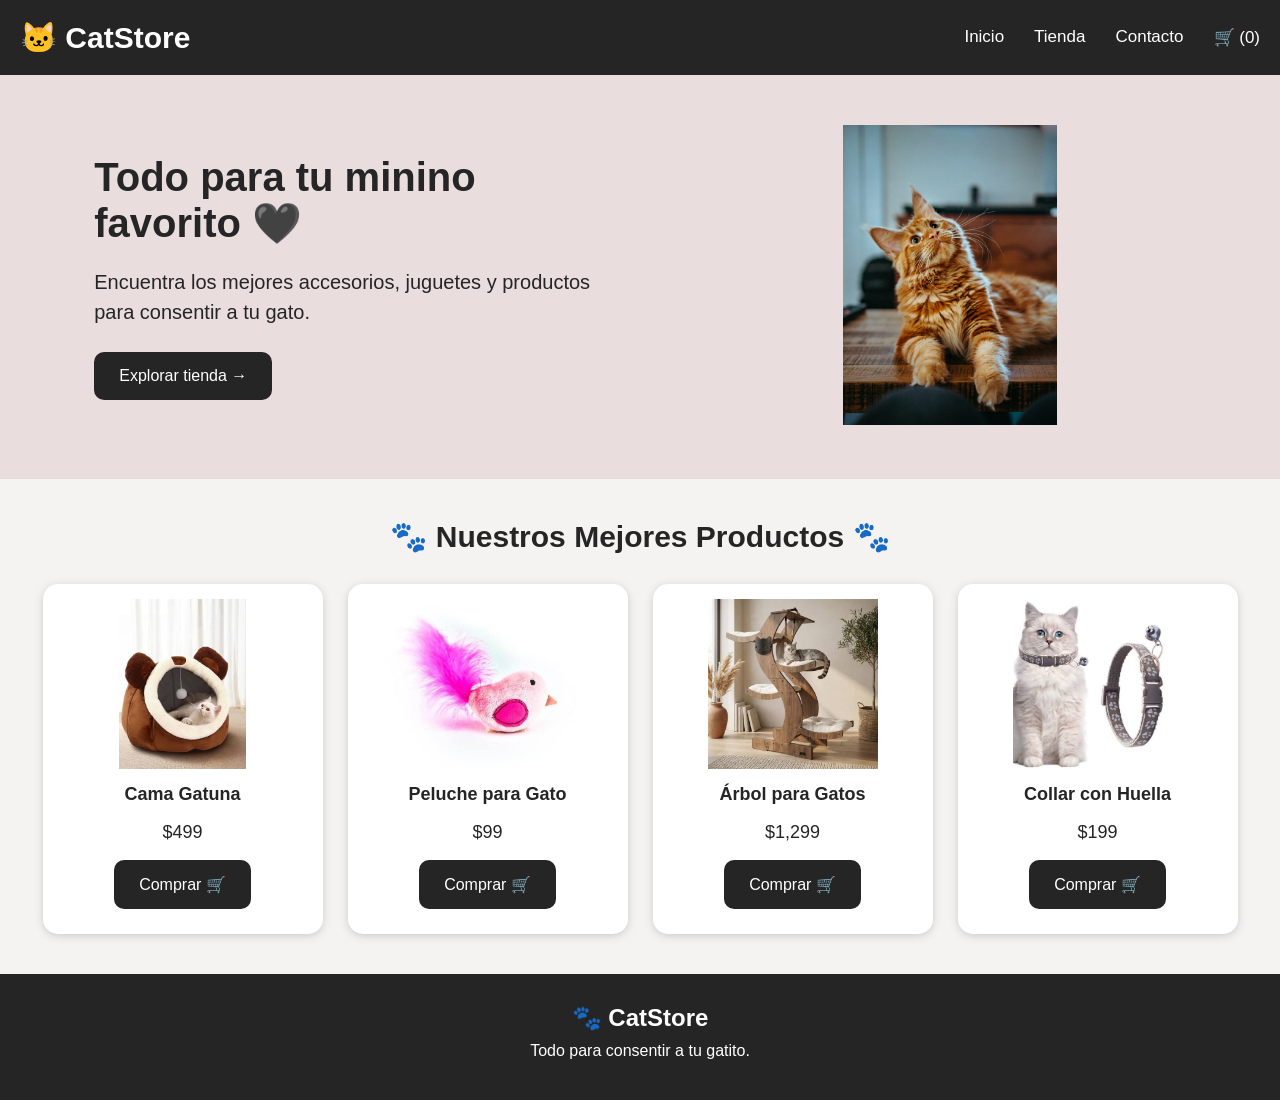
<file: index.html>
<!DOCTYPE html>
<html lang="es">
<head>
    <meta charset="UTF-8">
    <meta name="viewport" content="width=device-width, initial-scale=1.0">
    <title>CatStore - Tienda de Gatos</title>
    <link rel="stylesheet" href="style.css">
</head>

<body>

    <!-- MENU PRINCIPAL -->
    <header>
        <nav class="menu">

            <h1>🐱 CatStore</h1>

            <ul>
                <li><a href="index.html">Inicio</a></li>
                <li><a href="tienda.html">Tienda</a></li>
                <li><a href="contacto.html">Contacto</a></li>
                <li><a href="carrito.html">🛒 (0)</a></li>
            </ul>

        </nav>
    </header>


    <!-- PRESENTACION -->
    <section class="inicio">

        <div class="contenido">

            <h2>Todo para tu minino favorito 🖤</h2>

            <p>
                Encuentra los mejores accesorios,
                juguetes y productos para consentir
                a tu gato.
            </p>

            <a href="tienda.html" class="boton">
                Explorar tienda →
            </a>

        </div>

        <div class="imagen">

            <img src="gatoI.jpg" alt="Gato">

        </div>

    </section>


    <!-- PRODUCTOS -->
    <section class="productos" id="tienda">

        <h2>🐾 Nuestros Mejores Productos 🐾</h2>

        <div class="contenedor">


            <!-- PRODUCTO 1 -->
            <div class="tarjeta">

                <img src="cama.jpg" alt="Cama para gato">

                <h3>Cama Gatuna</h3>

                <p>$499 </p>

                <a class="boton" href="carrito.html?producto=Cama%20Gatuna&precio=499&imagen=cama.jpg">
                    Comprar 🛒
                </a>

            </div>


            <!-- PRODUCTO 2 -->
            <div class="tarjeta">

                <img src="peluche.jpg" alt="Peluche para gato">

                <h3>Peluche para Gato</h3>

                <p>$99 </p>

                <a class="boton" href="carrito.html?producto=Peluche%20para%20Gato&precio=99&imagen=peluche.jpg">
                    Comprar 🛒
                </a>

            </div>


            <!-- PRODUCTO 3 -->
            <div class="tarjeta">

                <img src="arbol.jpg" alt="Arbol para gatos">

                <h3>Árbol para Gatos</h3>

                <p>$1,299 </p>

                <a class="boton" href="carrito.html?producto=Árbol%20para%20Gatos&precio=1299&imagen=arbol.jpg">
                    Comprar 🛒
                </a>

            </div>


            <!-- PRODUCTO 4 -->
            <div class="tarjeta">

                <img src="collar.jpg" alt="Collar para gato">

                <h3>Collar con Huella</h3>

                <p>$199 </p>

                <a class="boton" href="carrito.html?producto=Collar%20con%20Huella&precio=199&imagen=collar.jpg">
                    Comprar 🛒
                </a>

            </div>


        </div>

    </section>


    <!-- PIE DE PAGINA -->
    <footer id="contacto">

        <h2>🐾 CatStore</h2>

        <p>
            Todo para consentir a tu gatito.
        </p>



    </footer>


</body>
</html>
</file>
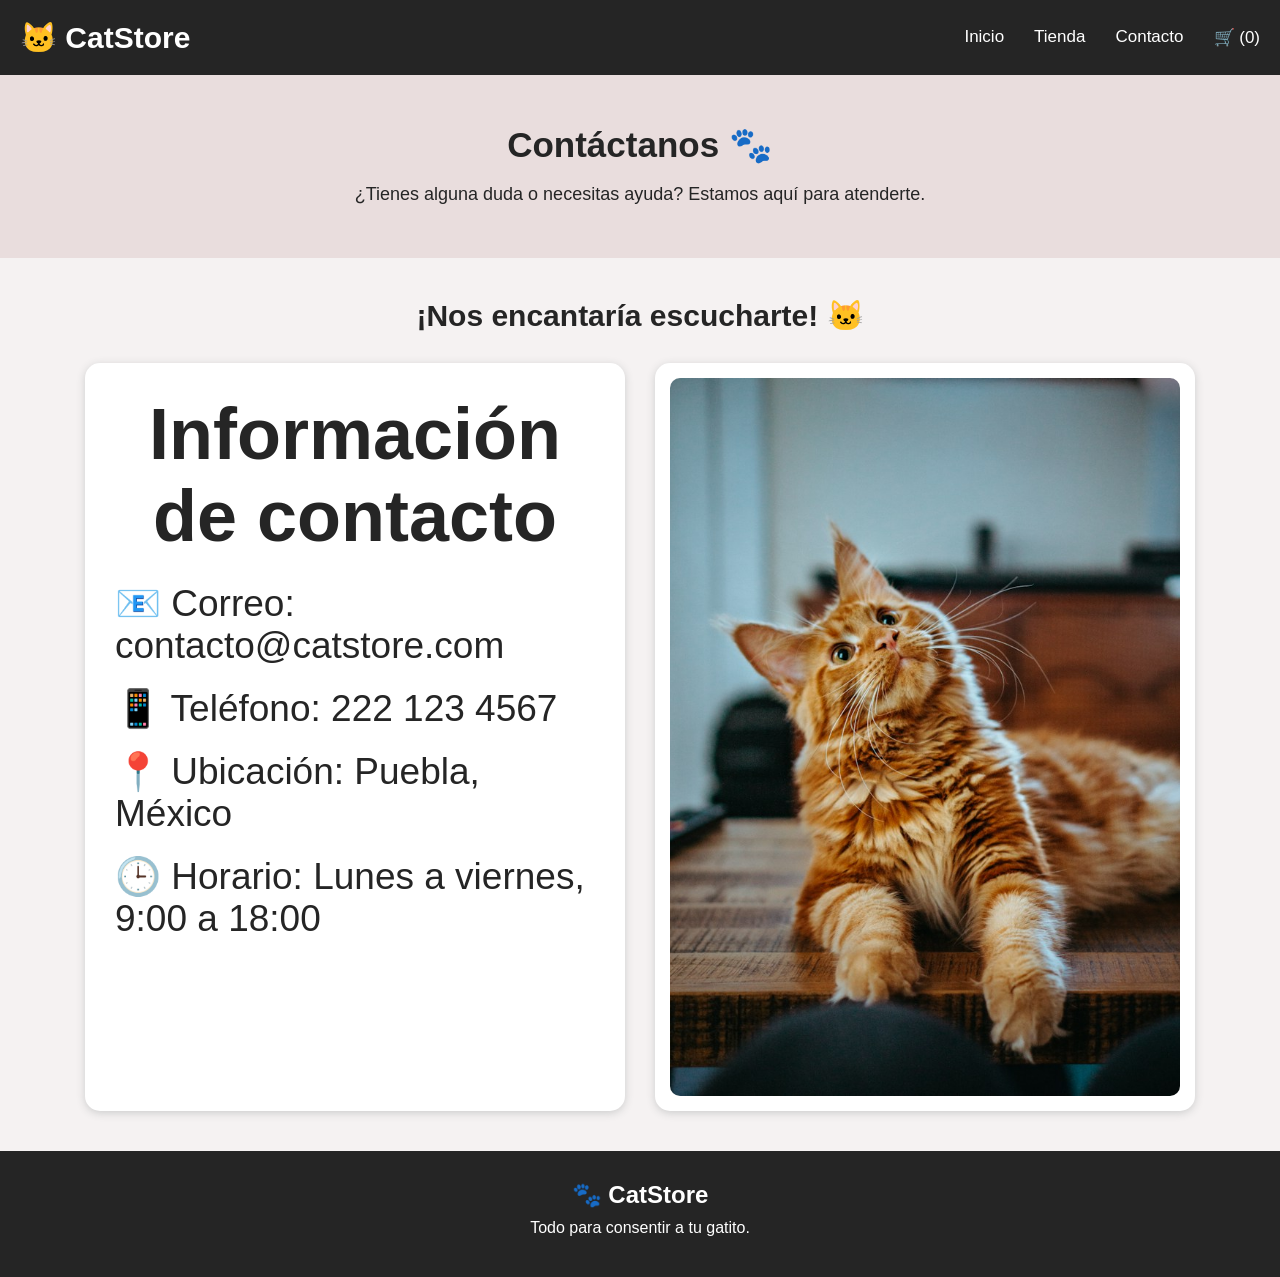
<file: contacto.html>
<!DOCTYPE html>
<html lang="es">

<head>
    <meta charset="UTF-8">
    <meta name="viewport" content="width=device-width, initial-scale=1.0">
    <title>CatStore - Contacto</title>
    <link rel="stylesheet" href="style.css">
</head>

<body>

    <!-- MENU PRINCIPAL -->
    <header>
        <nav class="menu">

            <h1>🐱 CatStore</h1>

            <ul>
                <li><a href="index.html">Inicio</a></li>
                <li><a href="tienda.html">Tienda</a></li>
                <li><a href="contacto.html">Contacto</a></li>
                <li><a href="#carrito">🛒 (0)</a></li>
            </ul>

        </nav>
    </header>


    <!-- TITULO DE CONTACTO -->
    <section class="titulo-tienda">

        <h2>Contáctanos 🐾</h2>

        <p>
            ¿Tienes alguna duda o necesitas ayuda?
            Estamos aquí para atenderte.
        </p>

    </section>


    <!-- INFORMACION DE CONTACTO -->
    <section class="contacto">

        <h2>¡Nos encantaría escucharte! 🐱</h2>

        <div class="contenedor-contacto">

            <!-- DATOS DE CONTACTO -->
            <div class="informacion">

                <h3>Información de contacto</h3>

                <p>📧 Correo: contacto@catstore.com</p>

                <p>📱 Teléfono: 222 123 4567</p>

                <p>📍 Ubicación: Puebla, México</p>

                <p>🕒 Horario: Lunes a viernes, 9:00 a 18:00</p>

            </div>


            <!-- IMAGEN DEL GATO -->
            <div class="imagen-contacto">

                <img src="gatoI.jpg" alt="Gato de CatStore">

            </div>

        </div>

    </section>


    <!-- PIE DE PAGINA -->
    <footer id="contacto">

        <h2>🐾 CatStore</h2>

        <p>Todo para consentir a tu gatito.</p>


    </footer>

</body>
</html>
</file>
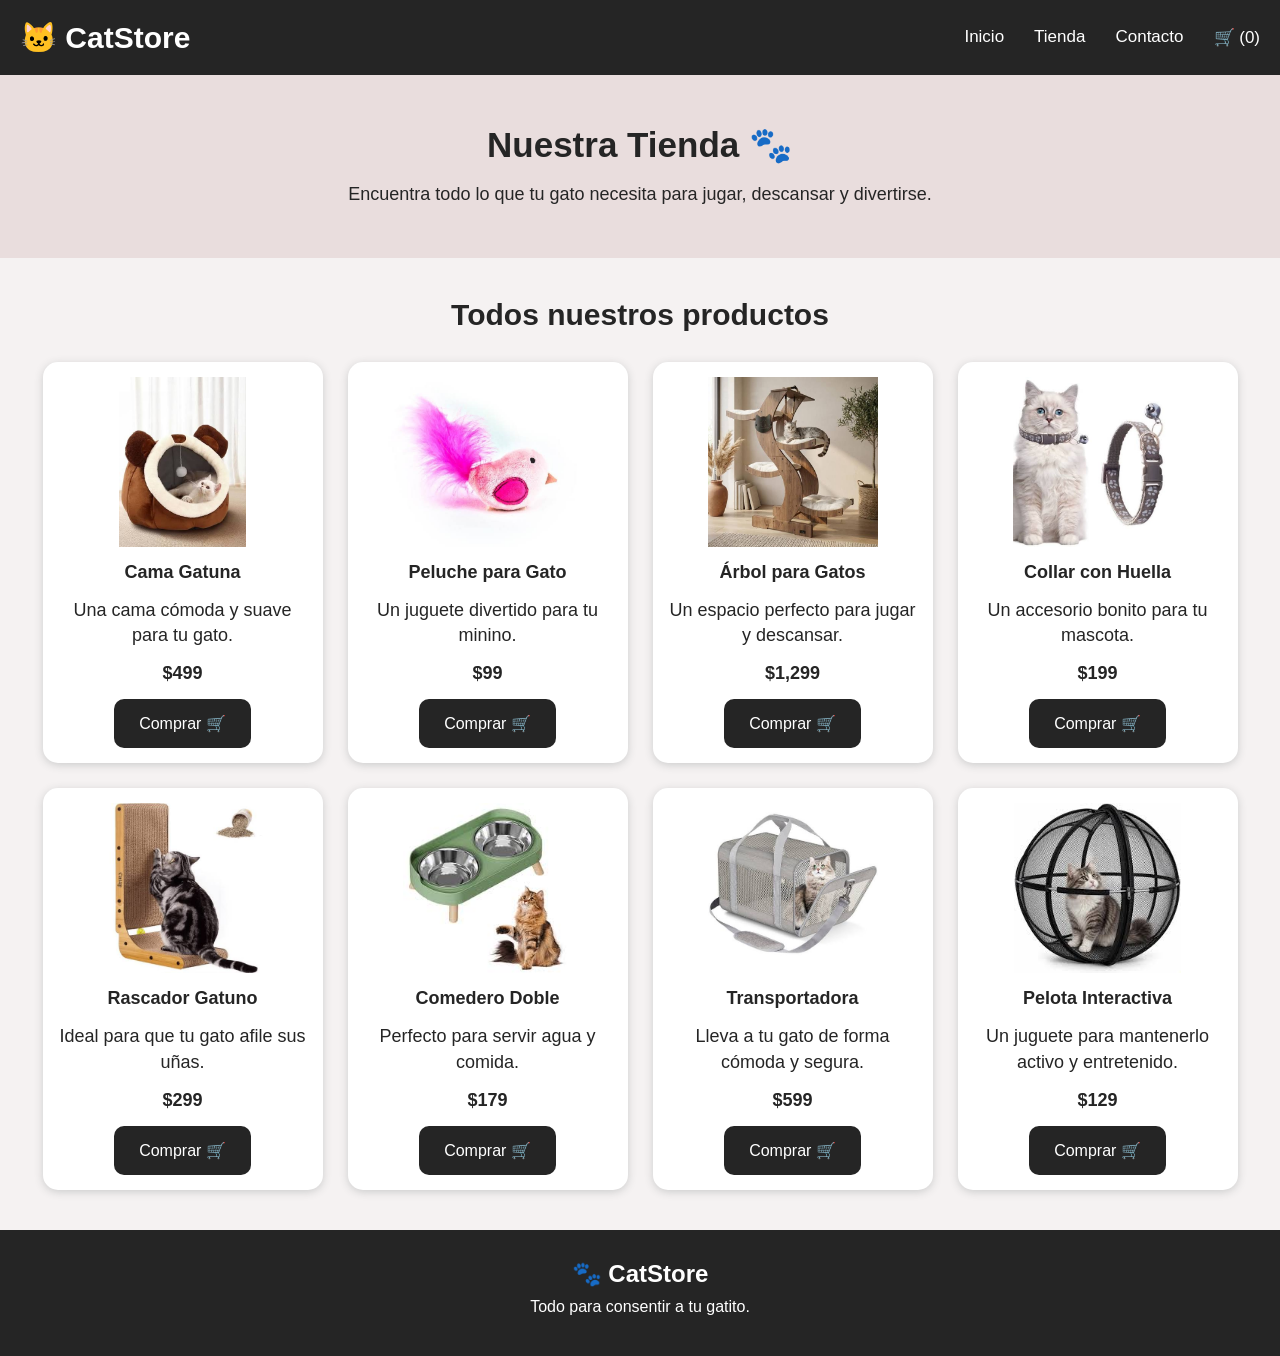
<file: tienda.html>
<!DOCTYPE html>
<html lang="es">

<head>
    <meta charset="UTF-8">
    <meta name="viewport" content="width=device-width, initial-scale=1.0">
    <title>CatStore - Tienda</title>
    <link rel="stylesheet" href="style.css">
</head>

<body>

    <!-- MENU PRINCIPAL -->
    <header>
        <nav class="menu">

            <h1>🐱 CatStore</h1>

            <ul>
                <li><a href="index.html">Inicio</a></li>
                <li><a href="tienda.html">Tienda</a></li>
                <li><a href="contacto.html">Contacto</a></li>
                <li><a href="carrito.html">🛒 (0)</a></li>
            </ul>

        </nav>
    </header>


    <!-- TITULO DE LA TIENDA -->
    <section class="titulo-tienda">

        <h2>Nuestra Tienda 🐾</h2>

        <p>
            Encuentra todo lo que tu gato necesita
            para jugar, descansar y divertirse.
        </p>

    </section>


<section class="productos">

    <h2>Todos nuestros productos</h2>

    <div class="contenedor">


        <div class="tarjeta">
            <img src="cama.jpg" alt="Cama para gato">
            <h3>Cama Gatuna</h3>
            <p>Una cama cómoda y suave para tu gato.</p>
            <h4>$499 </h4>
<a class="boton" href="carrito.html?producto=Cama%20Gatuna&precio=499&imagen=cama.jpg">
    Comprar 🛒
</a>
        </div>


        <div class="tarjeta">
            <img src="peluche.jpg" alt="Peluche para gato">
            <h3>Peluche para Gato</h3>
            <p>Un juguete divertido para tu minino.</p>
            <h4>$99 </h4>
            <a class="boton" href="carrito.html?producto=Peluche%20para%20Gato&precio=99&imagen=peluche.jpg">
                Comprar 🛒
            </a>
        </div>


        <div class="tarjeta">
            <img src="arbol.jpg" alt="Árbol para gatos">
            <h3>Árbol para Gatos</h3>
            <p>Un espacio perfecto para jugar y descansar.</p>
            <h4>$1,299 </h4>
            <a class="boton" href="carrito.html?producto=Árbol%20para%20Gatos&precio=1299&imagen=arbol.jpg">
                Comprar 🛒
            </a>
        </div>

        <div class="tarjeta">
            <img src="collar.jpg" alt="Collar para gato">
            <h3>Collar con Huella</h3>
            <p>Un accesorio bonito para tu mascota.</p>
            <h4>$199 </h4>
            <a class="boton" href="carrito.html?producto=Collar%20con%20Huella&precio=199&imagen=collar.jpg">
                Comprar 🛒
            </a>
        </div>


        <div class="tarjeta">
            <img src="rascador.jpg" alt="Rascador para gato">
            <h3>Rascador Gatuno</h3>
            <p>Ideal para que tu gato afile sus uñas.</p>
            <h4>$299 </h4>
            <a class="boton" href="carrito.html?producto=Rascador%20Gatuno&precio=299&imagen=rascador.jpg">
                Comprar 🛒
            </a>
        </div>


        <div class="tarjeta">
            <img src="comedor.jpg" alt="Comedero para gato">
            <h3>Comedero Doble</h3>
            <p>Perfecto para servir agua y comida.</p>
            <h4>$179 </h4>
            <a class="boton" href="carrito.html?producto=Comedero%20Doble&precio=179&imagen=comedor.jpg">
                Comprar 🛒
            </a>
        </div>


        <div class="tarjeta">
            <img src="transportadora.jpg" alt="Transportadora para gato">
            <h3>Transportadora</h3>
            <p>Lleva a tu gato de forma cómoda y segura.</p>
            <h4>$599 </h4>
            <a class="boton" href="carrito.html?producto=Transportadora&precio=599&imagen=transportadora.jpg">
                Comprar 🛒
            </a>
        </div>


        <div class="tarjeta">
            <img src="pelota.jpg" alt="Pelota para gato">
            <h3>Pelota Interactiva</h3>
            <p>Un juguete para mantenerlo activo y entretenido.</p>
            <h4>$129 </h4>
            <a class="boton" href="carrito.html?producto=Pelota%20Interactiva&precio=129&imagen=pelota.jpg">
                Comprar 🛒
            </a>
        </div>

    </div>

</section>



    <!-- PIE DE PAGINA -->
    <footer id="contacto">

        <h2>🐾 CatStore</h2>

        <p>Todo para consentir a tu gatito.</p>


    </footer>


</body>
</html>
</file>
<file: style.css>
* {
    margin: 0;
    padding: 0;
    box-sizing: border-box;
}

body {
    font-family: Arial, sans-serif;
    background-color: #f5f2f2;
    color: #252525;
}


/* MENU PRINCIPAL */
header {
    background-color: #252525;
    padding: 20px;
}

.menu {
    display: flex;
    justify-content: space-between;
    align-items: center;
}

.menu h1 {
    color: white;
    font-size: 30px;
}

.menu ul {
    display: flex;
    list-style: none;
    gap: 30px;
}

.menu a {
    color: white;
    text-decoration: none;
    font-size: 17px;
}

.menu a:hover {
    color: #e8baba;
}


/* PRESENTACION INICIO */
.inicio {
    display: flex;
    align-items: center;
    justify-content: space-around;
    padding: 50px;
    background-color: #e9dddd;
}

.contenido {
    width: 45%;
}

.contenido h2 {
    font-size: 40px;
    margin-bottom: 20px;
}

.contenido p {
    font-size: 20px;
    margin-bottom: 25px;
    line-height: 1.5;
}

.boton {
    display: inline-block;
    background-color: #252525;
    color: white;
    padding: 15px 25px;
    text-decoration: none;
    border-radius: 10px;
}

.boton:hover {
    background-color: #555;
}

.imagen {
    width: 40%;
}

.imagen img {
    width: 100%;
    height: 300px;
    object-fit: contain;
    border-radius: 20px;
}


/* TITULO DE LA TIENDA */
.titulo-tienda {
    background-color: #e9dddd;
    text-align: center;
    padding: 50px;
}

.titulo-tienda h2 {
    font-size: 35px;
    margin-bottom: 15px;
}

.titulo-tienda p {
    font-size: 18px;
    line-height: 1.5;
}


/* SECCION DE PRODUCTOS */
.productos {
    padding: 40px;
    text-align: center;
}

.productos h2 {
    font-size: 30px;
    margin-bottom: 30px;
}

.contenedor {
    display: flex;
    flex-wrap: wrap;
    justify-content: center;
    align-items: stretch;
    gap: 25px;
}


/* TARJETAS DE PRODUCTOS */
.tarjeta {
    background-color: white;
    width: calc(25% - 20px);
    min-height: 350px;
    padding: 15px;
    border-radius: 15px;
    box-shadow: 0px 2px 8px #cccccc;

    display: flex;
    flex-direction: column;
    align-items: center;
}

.tarjeta img {
    width: 100%;
    height: 170px;
    object-fit: contain;
    border-radius: 10px;
}

.tarjeta h3 {
    margin: 15px 0;
    font-size: 18px;
}

.tarjeta p {
    font-size: 18px;
    margin-bottom: 15px;
    line-height: 1.4;
}

.tarjeta h4 {
    font-size: 18px;
    margin-bottom: 15px;
    color: #252525;
}


/* BOTONES DE PRODUCTOS */
.tarjeta button {
    background-color: #252525;
    color: white;
    border: none;
    padding: 12px 20px;
    border-radius: 10px;
    cursor: pointer;
    margin-top: auto;
}

.tarjeta button:hover {
    background-color: #777;
}


/* PAGINA DE CONTACTO */
.contacto {
    padding: 40px;
    text-align: center;
}

.contacto h2 {
    font-size: 30px;
    margin-bottom: 30px;
}

.contenedor-contacto {
    display: flex;
    justify-content: center;
    align-items: stretch;
    gap: 30px;
}

/* INFORMACION */
.informacion {
    background-color: white;
    width: 45%;
    padding: 30px;
    border-radius: 15px;
    box-shadow: 0px 2px 8px #cccccc;
}

.informacion h3 {
    font-size: 72px;
    margin-bottom: 25px;
}

.informacion p {
    font-size: 37px;
    margin: 20px 0;
    text-align: left;
}

/* IMAGEN DE CONTACTO */
.imagen-contacto {
    width: 45%;
    background-color: white;
    padding: 15px;
    border-radius: 15px;
    box-shadow: 0px 2px 8px #cccccc;
}

.imagen-contacto img {
    width: 100%;
    height: 100%;
    min-height: 300px;
    object-fit: cover;
    border-radius: 10px;
}


/* PIE DE PAGINA */
footer {
    background-color: #252525;
    color: white;
    text-align: center;
    padding: 30px;
}

footer h2 {
    margin-bottom: 10px;
}

footer p {
    margin: 10px;
}

.carrito {
    padding: 40px;
    text-align: center;
    min-height: 400px;
}

.carrito h2 {
    font-size: 30px;
    margin-bottom: 30px;
}

.producto-carrito {
    display: flex;
    justify-content: center;
    align-items: center;
    gap: 40px;
    background-color: white;
    max-width: 700px;
    margin: auto;
    padding: 25px;
    border-radius: 15px;
    box-shadow: 0px 2px 8px #cccccc;
}

.producto-carrito img {
    width: 250px;
    height: 220px;
    object-fit: contain;
    border-radius: 10px;
}

.datos-producto {
    text-align: left;
}

.datos-producto h3 {
    margin-bottom: 20px;
}

.datos-producto p {
    font-size: 18px;
    margin-bottom: 20px;
}

.datos-producto button {
    background-color: #252525;
    color: white;
    border: none;
    padding: 12px 20px;
    border-radius: 10px;
    cursor: pointer;
}

.datos-producto button:hover {
    background-color: #777;
}

#mensaje-vacio {
    margin-bottom: 25px;
    font-size: 18px;
}

.carrito .boton {
    margin-top: 25px;
}
</file>
